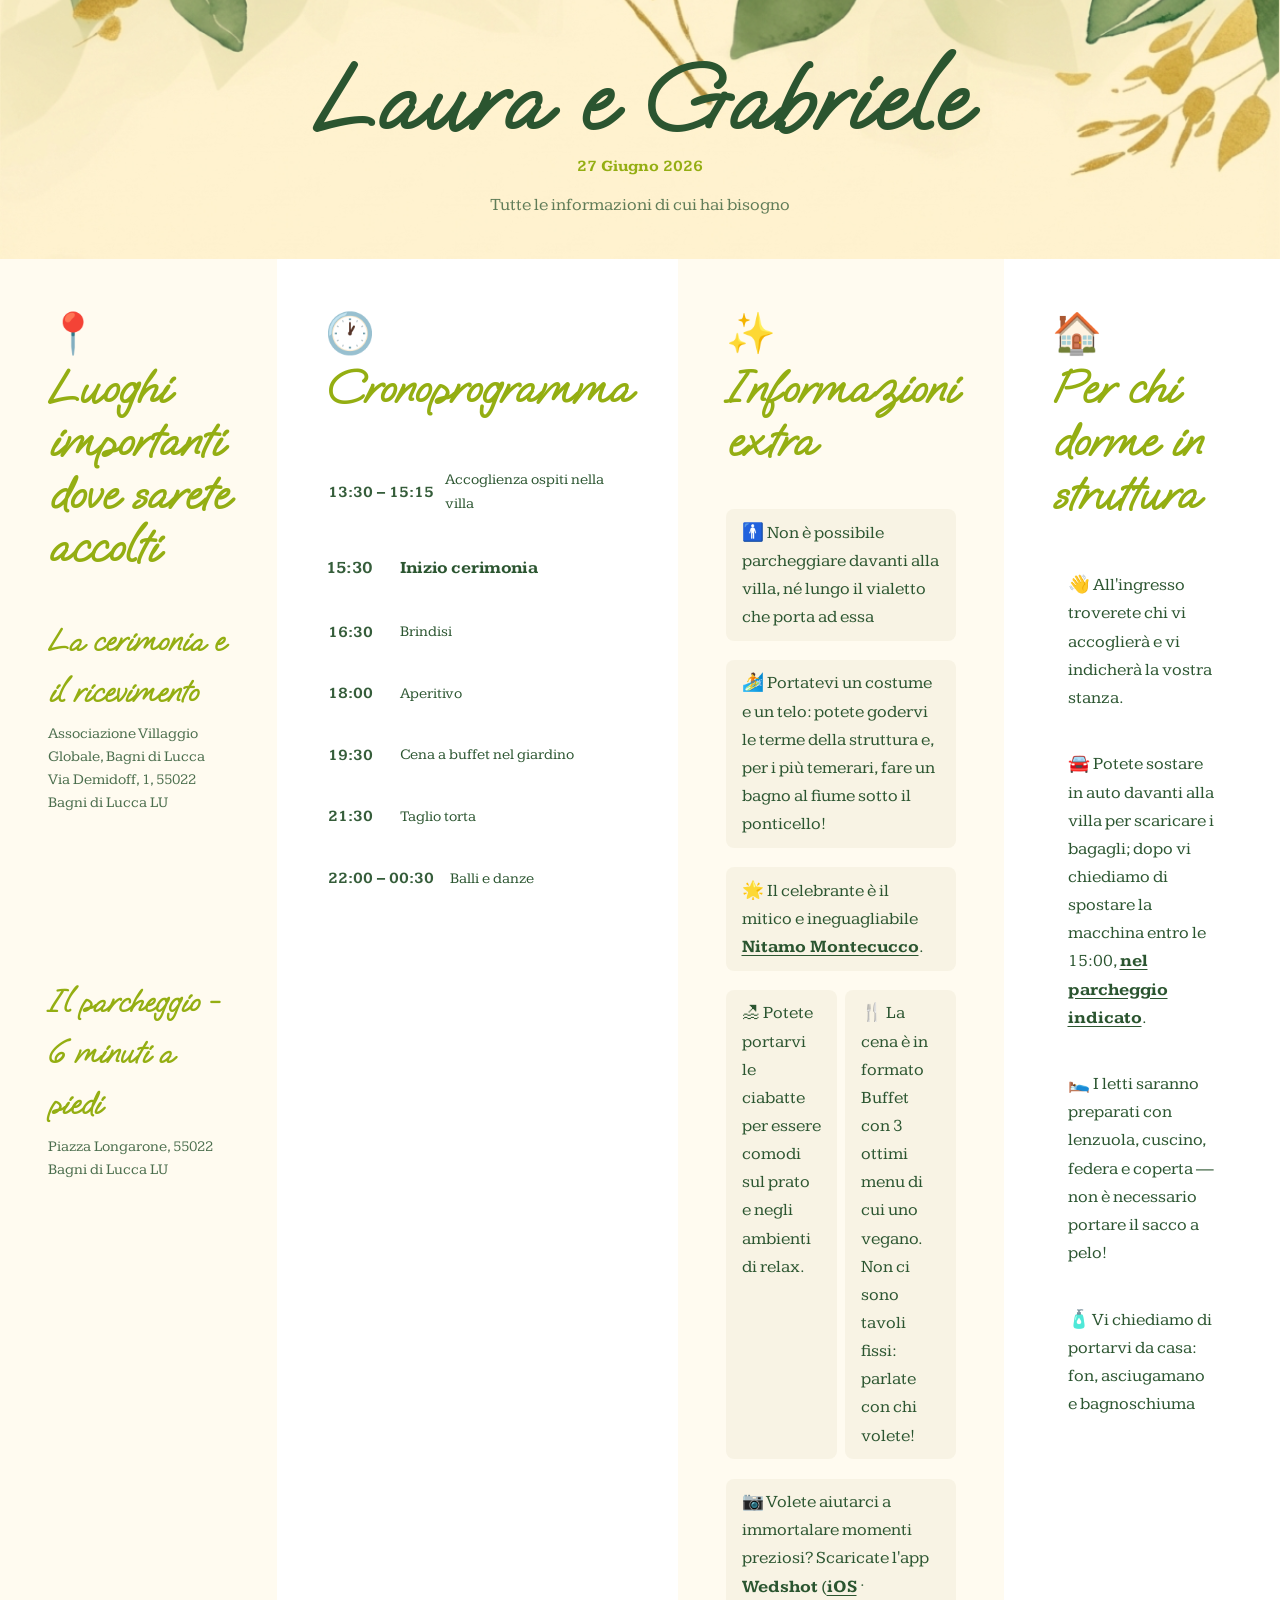
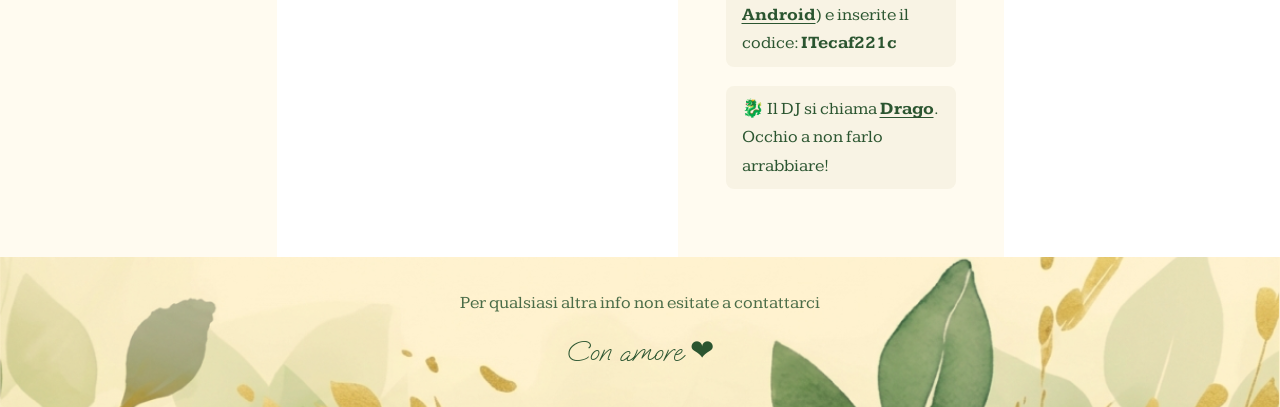
<file: index.html>
<!doctype html>
<html lang="it">
<head>
<meta charset="utf-8" />
<title>Matrimonio Laura e Gabriele</title>
<meta name="description" content="Informazioni utili per matrimonio Laura e Gabriele" />
<meta name="viewport" content="width=device-width, initial-scale=1.0">
<link rel="shortcut icon" href="images/favicon.ico" type="image/x-icon">

<!-- Open Graph / Social -->
<meta property="og:type" content="website" />
<meta property="og:title" content="Matrimonio Laura e Gabriele" />
<meta property="og:description" content="Informazioni utili per matrimonio Laura e Gabriele" />
<meta property="og:image" content="img/preview.jpg" />
<meta property="og:image:alt" content="Matrimonio Laura e Gabriele" />

<!-- Twitter Card -->
<meta name="twitter:card" content="summary_large_image" />
<meta name="twitter:title" content="Matrimonio Laura e Gabriele" />
<meta name="twitter:description" content="Informazioni utili per matrimonio Laura e Gabriele" />
<meta name="twitter:image" content="img/preview.jpg" />
<link rel="preconnect" href="https://fonts.googleapis.com">
<link rel="preconnect" href="https://fonts.gstatic.com" crossorigin>
<link href="https://fonts.googleapis.com/css2?family=Kameron:wght@400;700&family=Oooh+Baby&display=swap" rel="stylesheet">
<link rel="stylesheet" href="css/style.css" />
</head>
<body>

    <header class="hero">
        <h1 class="hero__title">Laura e Gabriele</h1>
        <h3>27 Giugno 2026</h3>
        <p class="hero__subtitle">Tutte le informazioni di cui hai bisogno</p>
    </header>

    <main class="sections">

        <!-- 1. Luoghi importanti -->
        <section class="card card--coral"  id="parcheggio">
            <div class="card__icon">&#128205;</div>
            <h2 class="card__title">Luoghi importanti dove sarete accolti</h2>
            <div class="card__body">

                <div class="place">
                    <h3 class="place__subtitle">La cerimonia e il ricevimento</h3>
                    <p class="place__address">Associazione Villaggio Globale, Bagni di Lucca<br>Via Demidoff, 1, 55022 Bagni di Lucca LU</p>
                    <div class="map-wrap">
                        <iframe src="https://www.google.com/maps/embed?pb=!1m18!1m12!1m3!1d645.3220678201035!2d10.578658075104743!3d44.01222520559096!2m3!1f0!2f0!3f0!3m2!1i1024!2i768!4f13.1!3m3!1m2!1s0x12d57dae5dd54c5b%3A0xd27334c991e60a9e!2sAssociazione%20Villaggio%20Globale!5e1!3m2!1sit!2sit!4v1781974722564!5m2!1sit!2sit" allowfullscreen="" loading="lazy" referrerpolicy="no-referrer-when-downgrade"></iframe>
                    </div>
                </div>

                <div class="place">
                    <h3 class="place__subtitle">Il parcheggio - 6 minuti a piedi</h3>
                    <p class="place__address">Piazza Longarone, 55022 Bagni di Lucca LU</p>
                    <div class="map-wrap">
                        <iframe src="https://www.google.com/maps/embed?pb=!1m18!1m12!1m3!1d702.4424339165581!2d10.575660775744506!3d44.00998319353375!2m3!1f0!2f0!3f0!3m2!1i1024!2i768!4f13.1!3m3!1m2!1s0x12d57db2fd7d97f5%3A0x960941e3ddc357d4!2sPiazza%20Longarone%2C%2055022%20Bagni%20di%20Lucca%20LU!5e1!3m2!1sit!2sit!4v1781974910872!5m2!1sit!2sit" allowfullscreen="" loading="lazy" referrerpolicy="no-referrer-when-downgrade"></iframe>
                    </div>
                </div>

            </div>
        </section>

        <!-- 2. Cronoprogramma -->
        <section class="card card--teal">
            <div class="card__icon">&#128336;</div>
            <h2 class="card__title">Cronoprogramma</h2>
            <div class="card__body">
                <div class="timeline">
                    <div class="timeline__item">
                        <span class="timeline__time">13:30 – 15:15</span>
                        <span class="timeline__event">Accoglienza ospiti nella villa</span>
                    </div>
                    <div class="timeline__item timeline__item--hero">
                        <span class="timeline__time timeline__event">15:30</span>
                        <span class="timeline__event">Inizio cerimonia</span>
                    </div>
                    <div class="timeline__item">
                        <span class="timeline__time">16:30</span>
                        <span class="timeline__event">Brindisi</span>
                    </div>
                    <div class="timeline__item">
                        <span class="timeline__time">18:00</span>
                        <span class="timeline__event">Aperitivo</span>
                    </div>
                    <div class="timeline__item">
                        <span class="timeline__time">19:30</span>
                        <span class="timeline__event">Cena a buffet nel giardino</span>
                    </div>
                    <div class="timeline__item">
                        <span class="timeline__time">21:30</span>
                        <span class="timeline__event">Taglio torta</span>
                    </div>
                    <div class="timeline__item">
                        <span class="timeline__time">22:00 – 00:30</span>
                        <span class="timeline__event">Balli e danze</span>
                    </div>
                </div>
            </div>
        </section>

        <!-- 3. Informazioni extra -->
        <section class="card card--yellow">
            <div class="card__icon">&#10024;</div>
            <h2 class="card__title">Informazioni extra</h2>
            <div class="card__body">
                <ul>
                    <li>&#128697; Non è possibile parcheggiare davanti alla villa, né lungo il vialetto che porta ad essa</li>
                    <li>&#127940; Portatevi un costume e un telo: potete godervi le terme della struttura e, per i più temerari, fare un bagno al fiume sotto il ponticello!</li>
                    <li>&#127775; Il celebrante è il mitico e ineguagliabile <a href="https://www.villaggioglobale.eu/chi-siamo/docenti-e-trainer/" target="_blank" rel="noopener">Nitamo Montecucco</a>.</li>
                    <li>&#127958; Potete portarvi le ciabatte per essere comodi sul prato e negli ambienti di relax.</li>
                    <li>&#127860; La cena è in formato Buffet con 3 ottimi menu di cui uno vegano. Non ci sono tavoli fissi: parlate con chi volete!</li>
                    <li>&#128247; ⁠Volete aiutarci a immortalare momenti preziosi? Scaricate l'app <strong>Wedshot</strong> (<a href="https://apps.apple.com/es/app/wedshoots/id660256196" target="_blank" rel="noopener">iOS</a> · <a href="https://play.google.com/store/apps/details?id=net.bodas.android.wedshoots&referrer=pid%3DWP-Android-IT%26c%3DWP-IT-LANDINGS%26af_tranid%3DMTI3OTQzOTQ0NTMzNzEwNzgyNTM%3D&pli=1" target="_blank" rel="noopener">Android</a>) e inserite il codice: <strong>ITecaf221c</strong></li>
                    <li>&#128009; Il DJ si chiama <strong><a target="_blank" href="https://media3.giphy.com/media/v1.Y2lkPTc5MGI3NjExb21zYWZhMmRhZXY0a2V6NzN6NnRqZHp6NWkyaGwyZmQ1Y2Ftd3ZoaCZlcD12MV9pbnRlcm5hbF9naWZfYnlfaWQmY3Q9Zw/B3hiKKhtzinMNkOYSc/giphy.gif">Drago</a></strong>. Occhio a non farlo arrabbiare!</li>
                </ul>
            </div>
        </section>

        <!-- 4. Per chi soggiorna in struttura -->
        <section class="card card--mint">
            <div class="card__icon">&#127968;</div>
            <h2 class="card__title">Per chi dorme in struttura</h2>
            <div class="card__body">
                <ul>
                    <li>&#128075; All'ingresso troverete chi vi accoglierà e vi indicherà la vostra stanza.</li>
                    <li>&#128664; Potete sostare in auto davanti alla villa per scaricare i bagagli; dopo vi chiediamo di spostare la macchina entro le 15:00, <a href="#parcheggio">nel parcheggio indicato</a>.</li>
                    <li>&#128716; I letti saranno preparati con lenzuola, cuscino, federa e coperta — non è necessario portare il sacco a pelo!</li>
                    <li>&#129524; Vi chiediamo di portarvi da casa: fon, asciugamano e bagnoschiuma</li>
                </ul>
            </div>
        </section>

    </main>

    <footer class="footer">
        <p class="footer__contact">Per qualsiasi altra info non esitate a contattarci</p>
        <p class="footer__text">Con amore &#10084;</p>
    </footer>

</body>
</html>
</file>
<file: css/style.css>
/*********************************************************
  	//
 _oo\
(__/ \  _  _
   \  \/ \/ \		TEMPLATE - WEB DESIGN -
   (         )\		prof. RUSCELLI
    \_______/  \
     [[] [[]
     [[] [[]
**********************************************************/
html,body,div,span,object,iframe,h1,h2,h3,h4,h5,h6,p,blockquote,pre,abbr,address,cite,code,del,dfn,em,img,ins,kbd,q,samp,small,strong,sub,sup,var,b,i,dl,dt,dd,ol,ul,li,fieldset,form,label,legend,table,caption,tbody,tfoot,thead,tr,th,td,article,aside,canvas,details,figcaption,figure,footer,header,hgroup,menu,nav,section,summary,time,mark,audio,video,main{margin:0;padding:0;border:0;outline:0;font-size:100%;vertical-align:baseline;background:transparent; box-sizing: border-box;}
body{line-height:1}
article,aside,details,figcaption,figure,footer,header,hgroup,menu,nav,section{display:block}
nav ul{list-style:none}
blockquote,q{quotes:none}
blockquote:before,blockquote:after,q:before,q:after{content:none}
a{margin:0;padding:0;font-size:100%;vertical-align:baseline;background:transparent}
ins{background-color:#ff9;color:#000;text-decoration:none}
mark{background-color:#ff9;color:#000;font-style:italic;font-weight:bold}
del{text-decoration:line-through}
abbr[title],dfn[title]{border-bottom:1px dotted;cursor:help}
table{border-collapse:collapse;border-spacing:0}
hr{display:block;height:1px;border:0;border-top:1px solid #ccc;margin:1em 0;padding:0}
input,select{vertical-align:middle}
button{ border: none;}

/* ===== CUSTOM STYLES ===== */

:root {
    --color-coral:  #FFFBF0;
    --color-teal:   #FFF;
    --color-yellow: #FFFBF0;
    --color-mint:   #FFF;

    --font-display: 'Oooh Baby', cursive;
    --font-body:    'Kameron', serif;
}

/* ---- Smooth scroll ---- */
html {
    scroll-behavior: smooth;
}

/* ---- Base ---- */
body {
    font-family: var(--font-body);
    background-color: #faf7f2;
    color: #2B5530;
    line-height: 1.6;
}
h2, h3{
   color: #94AE12;
}
/* ---- Hero ---- */
.hero {
    background-color: #FFF2CF;
    background-image: url('../img/header.png');
    background-size: cover;
    background-position: center -100px;
    background-blend-mode: multiply;
    background-repeat: no-repeat;
    color: #2B5530;
    text-align: center;
    padding: 3rem 1.5rem 2.5rem;
}

.hero__title {
    font-family: var(--font-display);
    font-size: clamp(3rem, 12vw, 6rem);
    line-height: 1.1;
    letter-spacing: 0.02em;
}

.hero__subtitle {
    font-family: var(--font-body);
    font-size: clamp(0.9rem, 3.5vw, 1.1rem);
    margin-top: 0.75rem;
    opacity: 0.75;
}

/* ---- Sections container ---- */
.sections {
    display: flex;
    flex-direction: column;
    gap: 0;
}

/* ---- Cards ---- */
.card {
    padding: 2.5rem 1.5rem;
    position: relative;
}

.card--coral  { background-color: var(--color-coral);  color: #2B5530; }
.card--teal   { background-color: var(--color-teal);   color: #2B5530; }
.card--yellow { background-color: var(--color-yellow); color: #2B5530; }
.card--mint   { background-color: var(--color-mint);   color: #2B5530; }

.card__icon {
    font-size: 2.5rem;
    line-height: 1;
    margin-bottom: 0.5rem;
}

.card__title {
    font-family: var(--font-display);
    font-size: clamp(2rem, 8vw, 3rem);
    line-height: 1.1;
    margin-bottom: 2.5rem;
}

.card__body {
    font-family: var(--font-body);
    font-size: clamp(0.95rem, 3.5vw, 1.1rem);
    max-width: 600px;
}

.card__body p {
    margin-bottom: 0.75rem;
}

.card__body ul {
    list-style: none;
    display: flex;
    flex-direction: column;
    gap: 0.5rem;
}

.card__body ul li {
    padding: 0.6rem 1rem;
    border-radius: 0.5rem;
    margin-bottom: 0.7rem;
}

.card--coral  ul li { background-color: rgba(255,255,255,0.2); }
.card--teal   ul li { background-color: rgba(255,255,255,0.2); }
.card--yellow ul li { background-color: rgba(167, 151, 87, 0.08) }
.card--mint   ul li { background-color: rgba(255,255,255,0.2); }

/* ---- Link nelle card ---- */
.card a {
    color: inherit;
    font-weight: 700;
    text-underline-offset: 3px;
}

/* ---- Luoghi / micro-sezioni ---- */
.place {
    margin-bottom: 3rem;
}

.place__subtitle {
    font-family: var(--font-display);
    font-size: clamp(1.4rem, 5vw, 2rem);
    margin-bottom: 0.4rem;
}

.place__address {
    font-size: 0.95rem;
    opacity: 0.85;
    margin-bottom: 0.75rem;
    line-height: 1.5;
}

.map-wrap {
    position: relative;
    width: 100%;
    padding-bottom: 56.25%;
    height: 0;
    overflow: hidden;
    border-radius: 0.75rem;
}

.map-wrap iframe {
    position: absolute;
    top: 0;
    left: 0;
    width: 100%;
    height: 100%;
    border: 0;
}

/* ---- Timeline (Cronoprogramma) ---- */
.timeline {
    display: flex;
    flex-direction: column;
    gap: 0.75rem;
}

.timeline__item {
    display: flex;
    align-items: center;
    gap: 1rem;
    background-color: rgba(255,255,255,0.2);
    border-radius: 0.5rem;
    padding: 0.75rem 0.2rem;
}

.timeline__item--hero {
    border: 2px solid rgba(255,255,255,0.7);
    scale: 1.03;
    animation: highlight-cycle 3s ease-in-out infinite;
}

.timeline__item--hero .timeline__time {
    font-size: 1.15rem;
}

.timeline__item--hero .timeline__event {
    font-size: 1.05rem;
    font-weight: 700;
}

@keyframes highlight-cycle {
    0%   { background-color: rgba(255, 230, 80,  0.75); }
    14%  { background-color: rgba(255, 110, 110, 0.75); }
    28%  { background-color: rgba(100, 220, 255, 0.75); }
    42%  { background-color: rgba(100, 255, 160, 0.75); }
    57%  { background-color: rgba(255, 160, 60,  0.75); }
    71%  { background-color: rgba(210, 110, 255, 0.75); }
    85%  { background-color: rgba(80,  210, 180, 0.75); }
    100% { background-color: rgba(255, 230, 80,  0.75); }
}

.timeline__time {
    font-family: var(--font-body);
    font-weight: 700;
    font-size: 1rem;
    white-space: nowrap;
    min-width: 3.5rem;
    opacity: 0.95;
}

.timeline__event {
    font-family: var(--font-body);
    font-size: 0.95rem;
}

/* ---- Footer ---- */
.footer {
    text-align: center;
    padding: 2rem 1rem;
    background-color: #FFF2CF;
    background-image: url('../img/footer.png');
    background-size: cover;
    background-position: center;
    background-blend-mode: multiply;
    color: #2B5530;
}

.footer__contact {
    font-family: var(--font-body);
    font-size: clamp(0.95rem, 3.5vw, 1.1rem);
    opacity: 0.85;
    margin-bottom: 0.75rem;
}

.footer__text {
    font-family: var(--font-display);
    font-size: 1.8rem;
}

/* ---- Mobile: hero centrato ---- */
@media (max-width: 639px) {
    .hero {
        background-position: center center;
    }
}

/* ---- Responsive: tablet / desktop ---- */
@media (min-width: 640px) {
    .card {
        padding: 3.5rem 3rem;
    }

    .sections {
        display: grid;
        grid-template-columns: 1fr 1fr;
    }

    .card__body ul {
        flex-direction: row;
        flex-wrap: wrap;
    }

    .card__body ul li {
        flex: 1 1 45%;
    }
}

@media (min-width: 1024px) {
    .sections {
        grid-template-columns: repeat(4, 1fr);
    }
}
</file>
